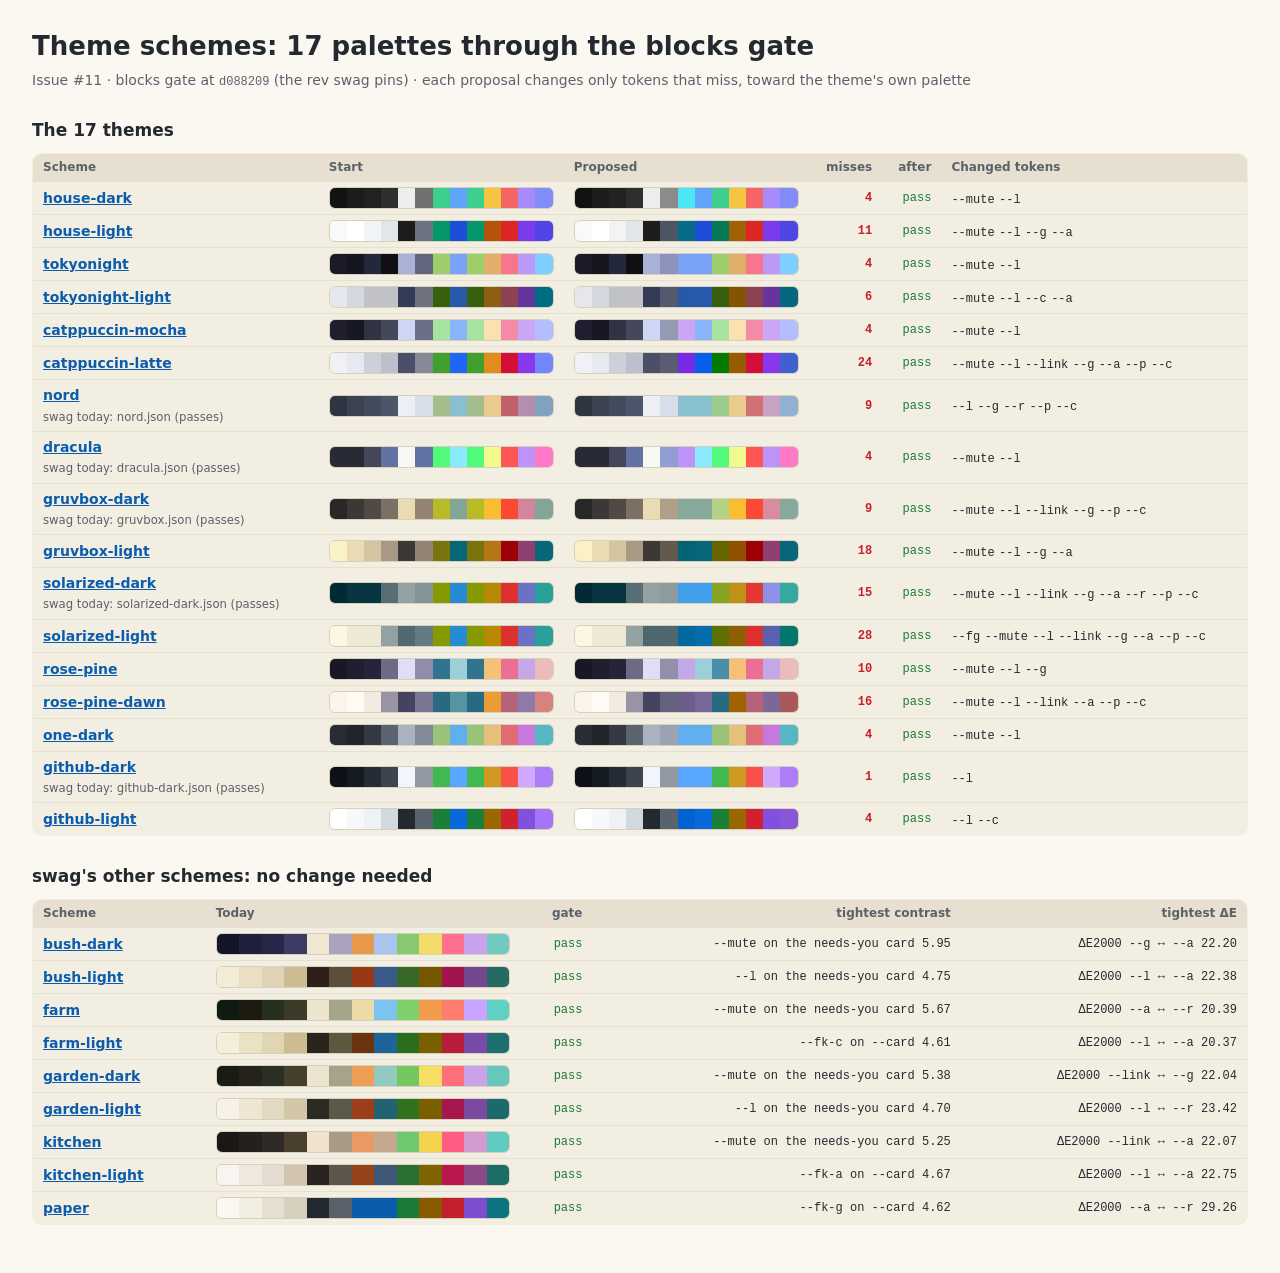
<file: docs/design/theme-schemes/index.html>
<!doctype html>
<html lang="en"><head><meta charset="utf-8"><meta name="viewport" content="width=device-width, initial-scale=1">
<title>Theme schemes</title><link rel="stylesheet" href="sheet.css"></head>
<body><script type="module">import { boot } from './sheet.mjs'; boot('index');</script></body></html>
</file>
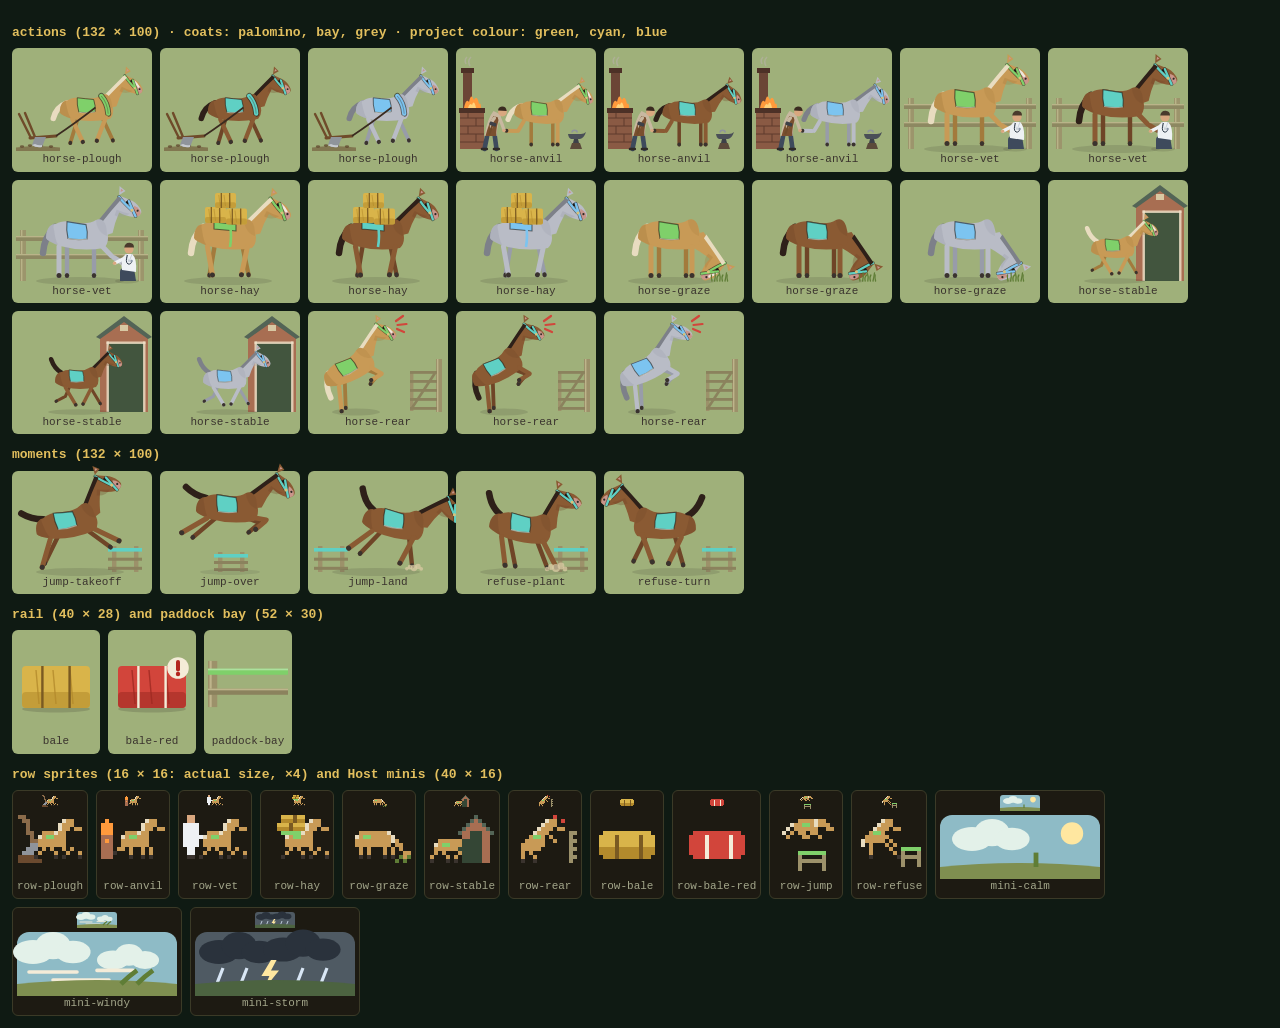
<file: design/farm-v2/sprite-sheet.html>
<!doctype html>
<html lang=en>
<!-- #242: every sprite in sprites.svg, as herd.js would use it (legs turned by --a, manes by --mane). -->
<meta charset=utf-8><meta name=viewport content="width=device-width,initial-scale=1">
<title>Farm v2 sprites</title>
<style>
body{margin:0;padding:12px;background:#0f1a13;color:#ece4cc;font:11px/1.4 ui-monospace,Menlo,monospace}
h2{font-size:13px;margin:12px 0 6px;color:#e2bf5e}
.w{display:flex;flex-wrap:wrap;gap:8px}
figure{margin:0;padding:4px;background:#9fb07a;border-radius:6px;text-align:center;color:#3a332e}
figure.d{background:#1d1a12;color:#a3a68a;border:1px solid #3b3a27}
svg{display:block;overflow:visible;margin:0 auto}
.b svg{width:132px;height:100px}.rl svg{width:80px;height:56px;margin:22px auto}
.r svg{image-rendering:pixelated}
</style>
<h2>actions (132 × 100) · coats: palomino, bay, grey · project colour: green, cyan, blue</h2><div class=w id=a></div>
<h2>moments (132 × 100)</h2><div class=w id=m></div>
<h2>rail (40 × 28) and paddock bay (52 × 30)</h2><div class=w id=rl></div>
<h2>row sprites (16 × 16: actual size, ×4) and Host minis (40 × 16)</h2><div class=w id=r></div>
<script>
const NS = 'http://www.w3.org/2000/svg';
const C = ['--c:#c89a56;--d:#a37a3c;--m:#e8dcc0;--b:#efe7dc;--fk:#7fd06a', '--c:#8a5a33;--d:#6f4527;--m:#2e2019;--b:transparent;--fk:#5fd0c4', '--c:#b9bcc6;--d:#989ca9;--m:#7d8089;--b:transparent;--fk:#7cc4f0'];
const use = (id, box, st = '', css = '') => `<svg viewBox="${box}" style="${st};${css}"><use href="#${id}"/></svg>`;
fetch('sprites.svg').then(r => r.text()).then(t => {
  const d = document.createElementNS(NS, 'svg');
  d.style.cssText = 'position:absolute;width:0;height:0';
  d.innerHTML = '<defs>' + t + '</defs>';
  document.body.prepend(d);
  d.querySelectorAll('.leg').forEach(l => l.setAttribute('style', `transform-box:fill-box;transform-origin:50% 0;transform:rotate(${l.style.getPropertyValue('--a') || '0deg'})`));
  const gs = c => [...d.querySelectorAll('g.' + c)];
  a.innerHTML = gs('horse').map(g => C.map(c => `<figure class=b>${use(g.id, '0 0 132 100', c)}${g.id}</figure>`).join('')).join('');
  m.innerHTML = gs('moment').map(g => `<figure class=b>${use(g.id, '0 0 132 100', C[1])}${g.id}</figure>`).join('');
  rl.innerHTML = gs('rail').map(g => `<figure class=rl>${use(g.id, g.id === 'paddock-bay' ? '0 0 52 30' : '0 0 40 28', '--fk:#7fd06a')}${g.id}</figure>`).join('');
  r.innerHTML = gs('row').map(g => `<figure class="r d">${use(g.id, '0 0 16 16', '--fk:#7fd06a', 'width:16px;height:16px;margin-bottom:4px')}${use(g.id, '0 0 16 16', '--fk:#7fd06a', 'width:64px;height:64px')}${g.id}</figure>`).join('') +
    gs('mini').map(g => `<figure class=d>${use(g.id, '0 0 40 16', '', 'width:40px;height:16px;margin-bottom:4px')}${use(g.id, '0 0 40 16', '', 'width:160px;height:64px')}${g.id}</figure>`).join('');
});
</script>
</file>
<file: docs/design/theme-schemes/sheet.css>
/* The page chrome wears swag's own paper scheme (schemes/paper.json); each preview wears the scheme it shows. */
:root { --bg: #fbf8f1; --card: #f3eee2; --edge: #d8d0bf; --line: #e7e0d0; --fg: #24292f; --mute: #5b616a; --l: #0b5cad; --g: #197b35; --r: #c4202b; --a: #8a5a00; }
* { box-sizing: border-box; }
body { margin: 0; background: var(--bg); color: var(--fg); font: 14px/1.45 ui-sans-serif, system-ui, -apple-system, "Segoe UI", sans-serif; }
main { max-width: 1360px; margin: 0 auto; padding: 28px 32px 48px; }
h1 { font-size: 26px; margin: 0 0 4px; } h2 { font-size: 17px; margin: 28px 0 10px; }
.sub { color: var(--mute); margin: 0; }
code, .hex { font: 12px/1.3 ui-monospace, SFMono-Regular, Menlo, monospace; }
.badge { display: inline-block; padding: 1px 8px; border-radius: 99px; font-size: 12px; font-weight: 600; border: 1px solid currentColor; }
.ok { color: var(--g); } .bad { color: var(--r); } .chg { color: var(--a); }
.cols { display: grid; gap: 16px; grid-template-columns: repeat(var(--n), minmax(0, 1fr)); margin-top: 18px; }
.col h3 { margin: 0 0 8px; font-size: 14px; } .col h3 small { color: var(--mute); font-weight: 400; }
.pv { background: var(--s-bg); color: var(--s-fg); border: 1px solid var(--s-edge); border-radius: 12px; padding: 14px; display: grid; gap: 10px; }
.pv .card { background: var(--s-card); border: 1px solid var(--s-line); border-radius: 9px; padding: 10px 12px; }
.pv .needs { background: color-mix(in srgb, var(--s-r) 15%, var(--s-bg)); border-radius: 9px; padding: 10px 12px; }
.pv .row { display: flex; flex-wrap: wrap; gap: 6px; align-items: center; }
.pv .btn { background: var(--s-l); color: var(--s-bg); border-radius: 7px; padding: 3px 10px; font-weight: 600; }
.pv .pill { border: 1.5px solid; border-radius: 99px; padding: 0 8px; font-weight: 600; font-size: 12px; }
.pv .grp { border-radius: 6px; padding: 2px 8px; font-weight: 700; font-size: 12px; }
.sw { list-style: none; padding: 0; margin: 10px 0 0; display: grid; grid-template-columns: repeat(auto-fill, minmax(150px, 1fr)); gap: 4px; }
.sw li { display: flex; gap: 7px; align-items: center; padding: 3px 5px; border-radius: 6px; border: 1px solid transparent; }
.sw li.changed { border-color: var(--a); background: color-mix(in srgb, var(--a) 9%, transparent); }
.sw i { width: 26px; height: 26px; border-radius: 6px; border: 1px solid rgb(0 0 0 / .18); flex: none; }
.sw b { font: 600 12px/1.2 ui-monospace, Menlo, monospace; display: block; } .sw s { color: var(--mute); }
table { border-collapse: collapse; width: 100%; background: var(--card); border: 1px solid var(--edge); border-radius: 10px; overflow: hidden; }
th, td { text-align: left; padding: 5px 10px; border-bottom: 1px solid var(--line); vertical-align: middle; }
th { font-size: 12px; color: var(--mute); font-weight: 600; background: var(--line); }
td.n { text-align: right; font: 12px ui-monospace, Menlo, monospace; white-space: nowrap; }
td.n.bad { font-weight: 700; } td.n.fixed { background: color-mix(in srgb, var(--g) 12%, transparent); }
.strip { display: flex; height: 22px; border-radius: 6px; overflow: hidden; border: 1px solid var(--edge); min-width: 200px; }
.strip i { flex: 1; }
a { color: var(--l); }
@media (max-width: 720px) {
  main { padding: 18px 14px 32px; } h1 { font-size: 21px; }
  .cols { grid-template-columns: minmax(0, 1fr); }
  .sw { grid-template-columns: repeat(2, minmax(0, 1fr)); }
  th, td { padding: 4px 6px; } td.n { font-size: 11px; }
  .wide { display: none; }
  .strip { min-width: 0; }
}
</file>
